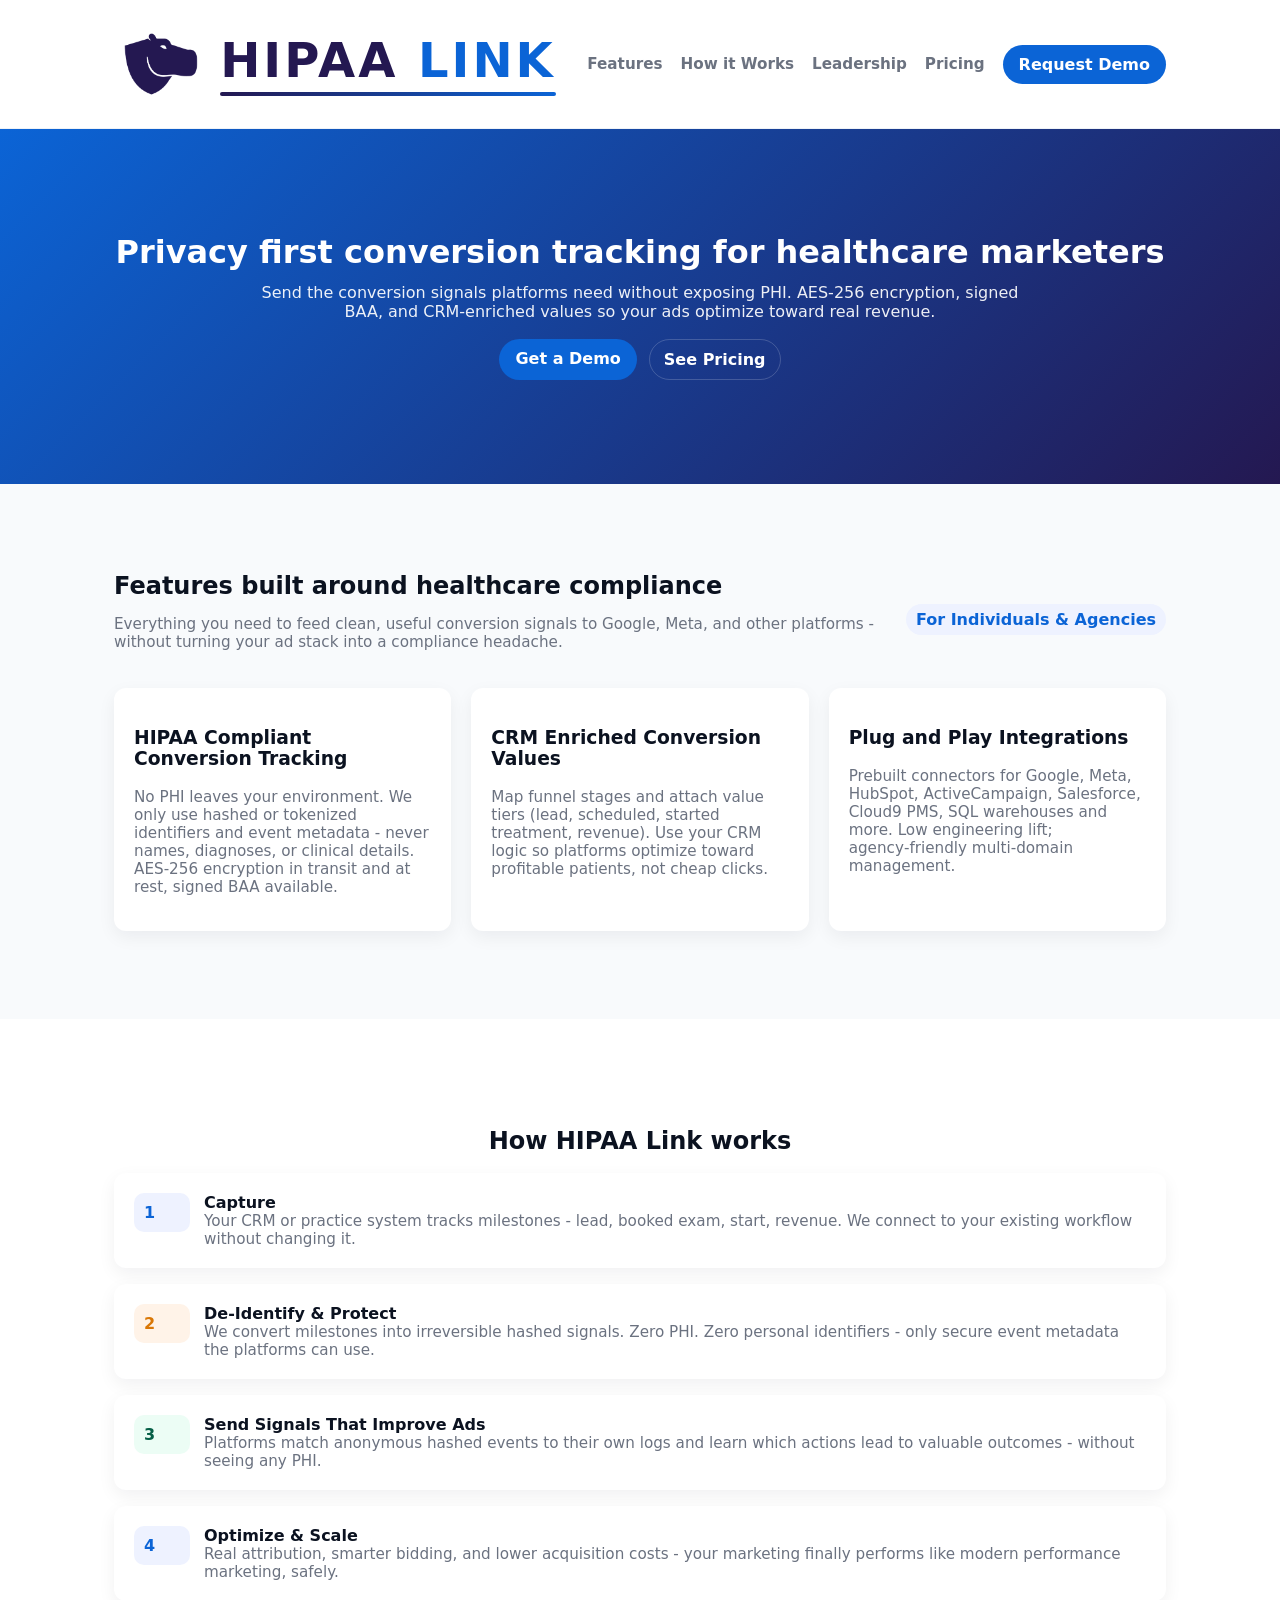
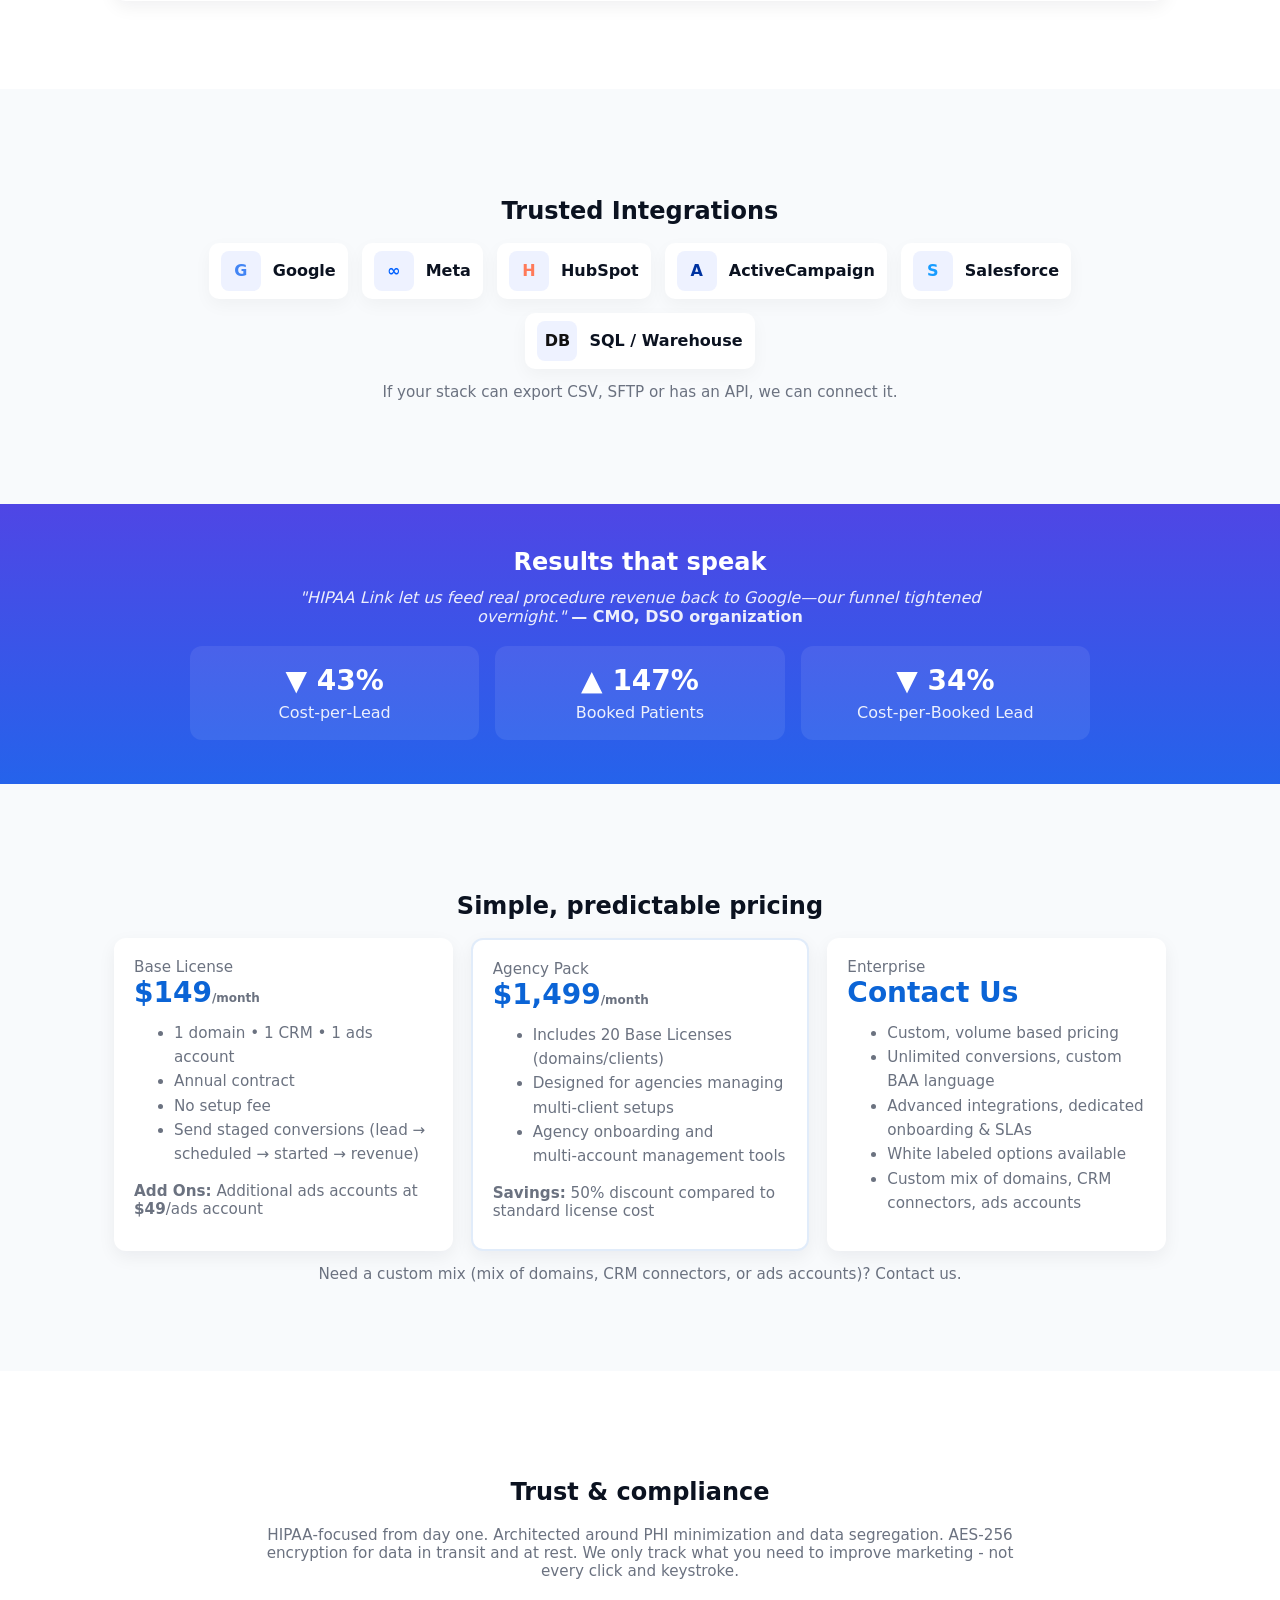
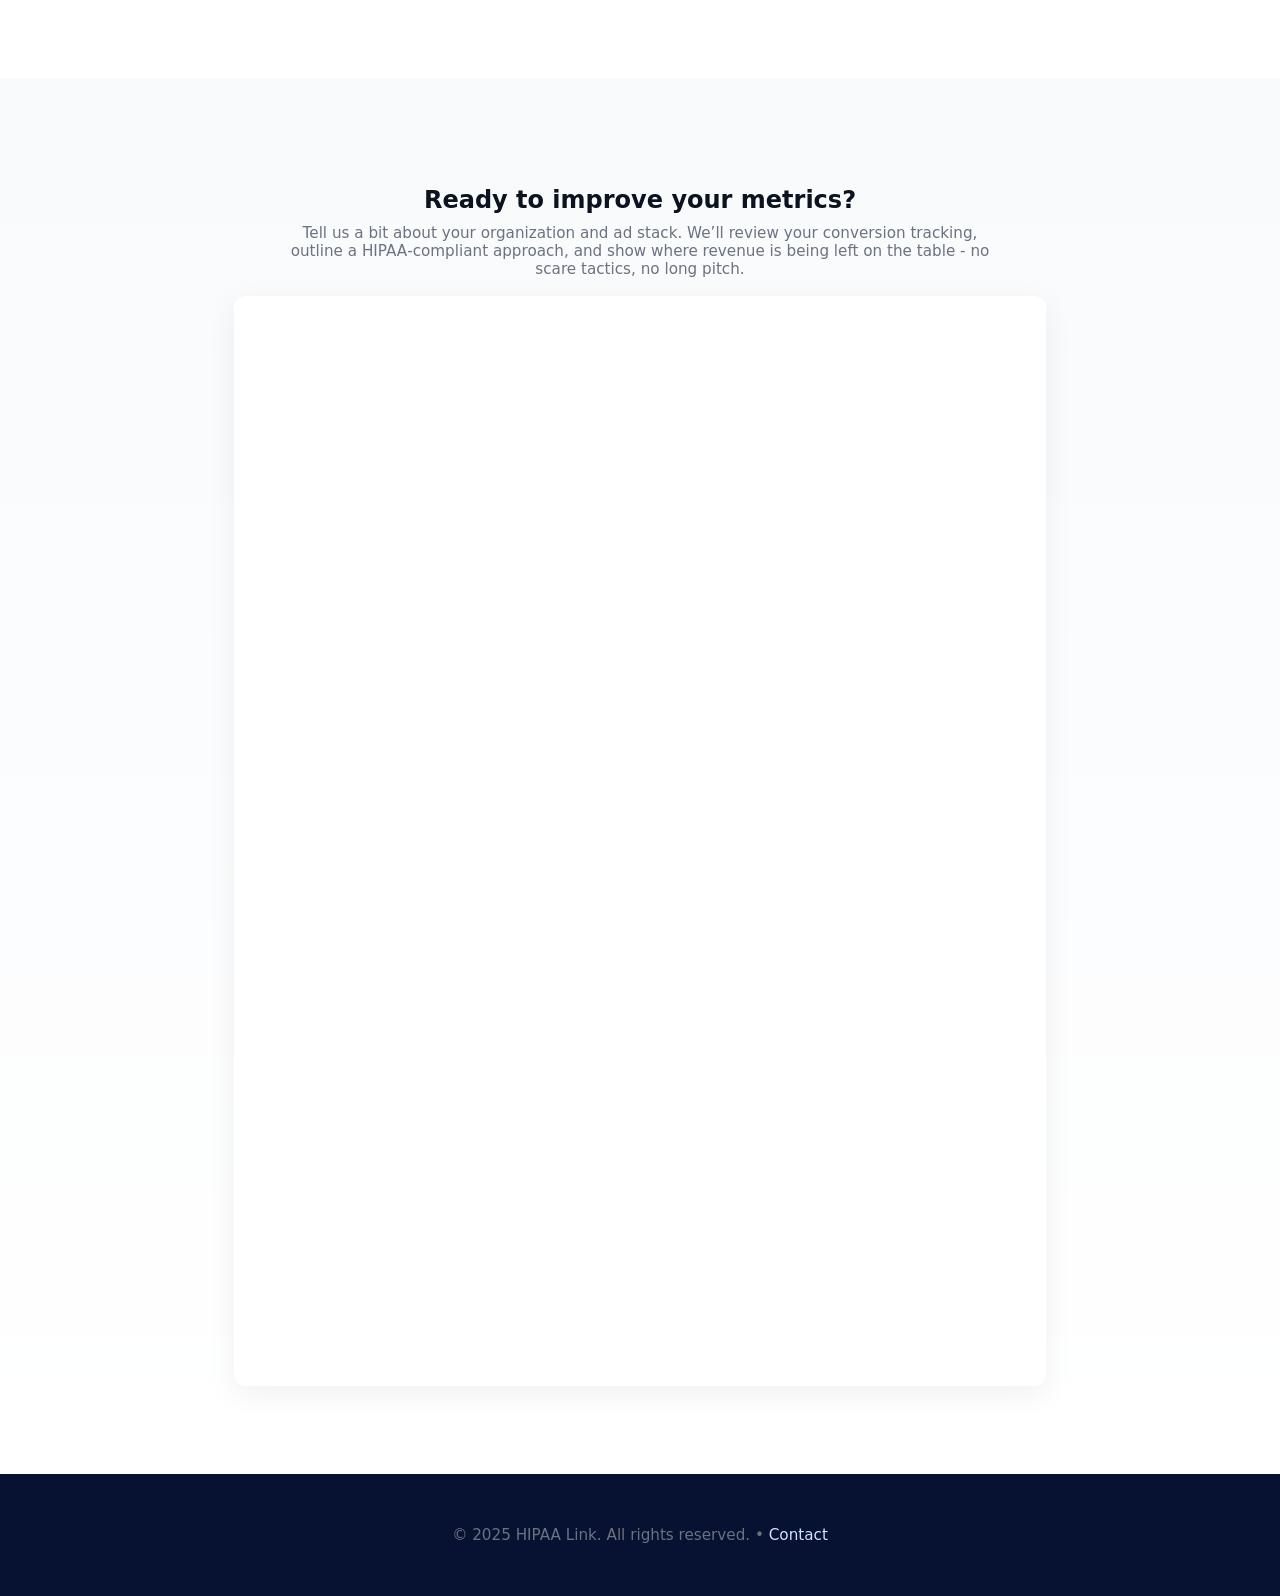
<file: index.html>
<!doctype html>
<html lang="en">
<head>
  <meta charset="utf-8" />
  <meta name="viewport" content="width=device-width,initial-scale=1" />
  <title>HIPAA Link - HIPAA Compliant Conversion Sync</title>
  <meta name="description" content="Send privacy-safe, CRM-enriched conversions to Google, Meta and others. Signed BAA, AES‑256 encryption, and minimal data footprint." />
  <link rel="stylesheet" href="styles.css">
</head>
<body>
  <header>
    <div class="container nav">
      <a class="logo" href="#home"><img src="hipaalink-logo-mark-transparent.png" alt="HIPAA Link" /><span class="logo-words"><span style="color:var(--accent-dark)">HIPAA</span> <span style="color:var(--accent)">LINK</span></span></a>
      <nav class="navlinks">
        <a href="#features" class="small muted">Features</a>
        <a href="#how" class="small muted">How it Works</a>
        <a href="leadership.html" class="small muted">Leadership</a>
        <a href="#pricing" class="small muted">Pricing</a>
        <a href="#contact" class="cta">Request Demo</a>
      </nav>
    </div>
  </header>

  <main>
    <section id="home" class="hero">
      <div class="container">
        <h1>Privacy first conversion tracking for healthcare marketers</h1>
        <p>Send the conversion signals platforms need without exposing PHI. AES‑256 encryption, signed BAA, and CRM‑enriched values so your ads optimize toward real revenue.</p>
        <div style="display:flex;gap:12px;justify-content:center;margin-top:16px;flex-wrap:wrap">
          <a href="#contact" class="cta">Get a Demo</a>
          <a href="#pricing" style="background:transparent;border:1px solid rgba(255,255,255,.18);color:#fff;padding:10px 14px;border-radius:999px;font-weight:700">See Pricing</a>
        </div>
      </div>
    </section>

    <section id="features" class="section">
      <div class="container">
        <div style="display:flex;justify-content:space-between;align-items:center;gap:20px;flex-wrap:wrap">
          <div style="flex:1;min-width:260px">
            <h2 style="margin:0 0 8px">Features built around healthcare compliance</h2>
            <p class="muted small">Everything you need to feed clean, useful conversion signals to Google, Meta, and other platforms - without turning your ad stack into a compliance headache.</p>
          </div>
          <div style="min-width:240px;text-align:right">
            <span class="pill">For Individuals & Agencies</span>
          </div>
        </div>

        <div class="grid cols-3" style="margin-top:22px">
          <div class="card">
            <h3>HIPAA Compliant Conversion Tracking</h3>
            <p class="muted small">No PHI leaves your environment. We only use hashed or tokenized identifiers and event metadata - never names, diagnoses, or clinical details. AES‑256 encryption in transit and at rest, signed BAA available.</p>
          </div>
          <div class="card">
            <h3>CRM Enriched Conversion Values</h3>
            <p class="muted small">Map funnel stages and attach value tiers (lead, scheduled, started treatment, revenue). Use your CRM logic so platforms optimize toward profitable patients, not cheap clicks.</p>
          </div>
          <div class="card">
            <h3>Plug and Play Integrations</h3>
            <p class="muted small">Prebuilt connectors for Google, Meta, HubSpot, ActiveCampaign, Salesforce, Cloud9 PMS, SQL warehouses and more. Low engineering lift; agency‑friendly multi‑domain management.</p>
          </div>
        </div>
      </div>
    </section>

    <section id="how" class="section" style="background-color: #fff;">
      <div class="container">
        <h2 style="text-align:center;margin-bottom:18px">How HIPAA Link works</h2>
        <div style="display:grid;gap:16px">
          <div class="card how-step">
            <div style="min-width:56px"><div style="background:#eef2ff;color:var(--accent);padding:10px;border-radius:10px;font-weight:800">1</div></div>
            <div>
              <strong>Capture</strong>
              <div class="muted small">Your CRM or practice system tracks milestones - lead, booked exam, start, revenue. We connect to your existing workflow without changing it.</div>
            </div>
          </div>

          <div class="card how-step">
            <div style="min-width:56px"><div style="background:#fff3e8;color:#d97706;padding:10px;border-radius:10px;font-weight:800">2</div></div>
            <div>
              <strong>De‑Identify & Protect</strong>
              <div class="muted small">We convert milestones into irreversible hashed signals. Zero PHI. Zero personal identifiers - only secure event metadata the platforms can use.</div>
            </div>
          </div>

          <div class="card how-step">
            <div style="min-width:56px"><div style="background:#ecfdf5;color:#065f46;padding:10px;border-radius:10px;font-weight:800">3</div></div>
            <div>
              <strong>Send Signals That Improve Ads</strong>
              <div class="muted small">Platforms match anonymous hashed events to their own logs and learn which actions lead to valuable outcomes - without seeing any PHI.</div>
            </div>
          </div>

          <div class="card how-step">
            <div style="min-width:56px"><div style="background:#eef2ff;color:var(--accent);padding:10px;border-radius:10px;font-weight:800">4</div></div>
            <div>
              <strong>Optimize & Scale</strong>
              <div class="muted small">Real attribution, smarter bidding, and lower acquisition costs - your marketing finally performs like modern performance marketing, safely.</div>
            </div>
          </div>
        </div>
      </div>
    </section>

    <section id="integrations" class="section">
      <div class="container">
        <h2 style="text-align:center;margin-bottom:18px">Trusted Integrations</h2>
        <div class="logos">
          <div class="logo-badge" aria-hidden="true">
            <div class="logo-mark" style="background:#eef2ff;color:#4285F4">G</div>
            <div class="logo-label">Google</div>
          </div>

          <div class="logo-badge" aria-hidden="true">
            <div class="logo-mark" style="background:#eef2ff;color:#0061ff">∞</div>
            <div class="logo-label">Meta</div>
          </div>

          <div class="logo-badge" aria-hidden="true">
            <div class="logo-mark" style="background:#eef2ff;color:#ff7a59">H</div>
            <div class="logo-label">HubSpot</div>
          </div>

          <div class="logo-badge" aria-hidden="true">
            <div class="logo-mark" style="background:#eef2ff;color:#0033a0">A</div>
            <div class="logo-label">ActiveCampaign</div>
          </div>

          <div class="logo-badge" aria-hidden="true">
            <div class="logo-mark" style="background:#eef2ff;color:#179cff">S</div>
            <div class="logo-label">Salesforce</div>
          </div>

          <div class="logo-badge" aria-hidden="true">
            <div class="logo-mark" style="background:#eef2ff;color:#111">DB</div>
            <div class="logo-label">SQL / Warehouse</div>
          </div>
        </div>
        <p class="muted small" style="text-align:center;margin-top:14px">If your stack can export CSV, SFTP or has an API, we can connect it.</p>
      </div>
    </section>

    <!-- Case Study / Results -->
    <section id="case-study" class="py-20" style="background:linear-gradient(180deg,#4f46e5,#2563eb);color:#fff;text-align:center">
      <div class="container">
        <h2 style="font-size:1.5rem;margin-bottom:12px">Results that speak</h2>
        <p style="opacity:.9;margin:0 auto 18px;max-width:720px;font-style:italic">"HIPAA Link let us feed real procedure revenue back to Google—our funnel tightened overnight." <span style="font-style:normal;font-weight:700">— CMO, DSO organization</span></p>
        <div class="metrics-grid">
          <div class="metric-card">
            <div style="font-size:28px;font-weight:800;margin-bottom:6px">▼ 43%</div>
            <div style="opacity:.9">Cost‑per‑Lead</div>
          </div>
          <div class="metric-card">
            <div style="font-size:28px;font-weight:800;margin-bottom:6px">▲ 147%</div>
            <div style="opacity:.9">Booked Patients</div>
          </div>
          <div class="metric-card">
            <div style="font-size:28px;font-weight:800;margin-bottom:6px">▼ 34%</div>
            <div style="opacity:.9">Cost‑per‑Booked Lead</div>
          </div>
        </div>
      </div>
    </section>

    <section id="pricing" class="section" style="background:#f8fafc">
      <div class="container">
        <h2 style="text-align:center;margin-bottom:18px">Simple, predictable pricing</h2>
        <div class="pricing">
          <div class="price-card">
            <div style="display:flex;justify-content:space-between;align-items:center">
              <div>
                <div class="muted small">Base License</div>
                <div style="font-size:28px;font-weight:800;color:var(--accent)">$149<span style="font-size:12px;font-weight:600;color:var(--muted)">/month</span></div>
              </div>
            </div>
            <ul class="muted small" style="margin-top:12px;line-height:1.6">
              <li>1 domain • 1 CRM • 1 ads account</li>
              <li>Annual contract</li>
              <li>No setup fee</li>
              <li>Send staged conversions (lead → scheduled → started → revenue)</li>
            </ul>
            <div style="margin-top:12px" class="muted small"><strong>Add Ons:</strong> Additional ads accounts at <strong>$49</strong>/ads account</div>
          </div>

          <div class="price-card" style="border:2px solid rgba(11,100,214,.12)">
            <div>
              <div class="muted small">Agency Pack</div>
              <div style="font-size:28px;font-weight:800;color:var(--accent)">$1,499<span style="font-size:12px;font-weight:600;color:var(--muted)">/month</span></div>
            </div>
            <ul class="muted small" style="margin-top:12px;line-height:1.6">
              <li>Includes 20 Base Licenses (domains/clients)</li>
              <li>Designed for agencies managing multi‑client setups</li>
              <li>Agency onboarding and multi‑account management tools</li>
            </ul>
            <div style="margin-top:12px" class="muted small"><strong>Savings:</strong> 50% discount compared to standard license cost</div>
          </div>

          <div class="price-card">
            <div>
              <div class="muted small">Enterprise</div>
              <div style="font-size:28px;font-weight:800;color:var(--accent)">Contact Us</div>
            </div>
            <ul class="muted small" style="margin-top:12px;line-height:1.6">
              <li>Custom, volume based pricing</li>
              <li>Unlimited conversions, custom BAA language</li>
              <li>Advanced integrations, dedicated onboarding & SLAs</li>
              <li>White labeled options available</li>
              <li>Custom mix of domains, CRM connectors, ads accounts</li>
            </ul>
          </div>
        </div>
        <div class="muted small" style="text-align:center;margin-top:14px">Need a custom mix (mix of domains, CRM connectors, or ads accounts)? <a href="#contact">Contact us</a>.</div>
      </div>
    </section>

    <section id="trust" class="section" style="background:#fff">
      <div class="container" style="text-align:center">
        <h2>Trust & compliance</h2>
        <p class="muted small" style="max-width:760px;margin:10px auto">HIPAA‑focused from day one. Architected around PHI minimization and data segregation. AES‑256 encryption for data in transit and at rest. We only track what you need to improve marketing - not every click and keystroke.</p>
      </div>
    </section>

    <section id="contact" class="section" style="background:linear-gradient(180deg,#eef2ff00,#fff)">
      <div class="container" style="max-width:860px">
        <h2 style="text-align:center;margin-bottom:10px">Ready to improve your metrics?</h2>
        <p class="muted small" style="text-align:center;max-width:720px;margin:0 auto 18px">Tell us a bit about your organization and ad stack. We’ll review your conversion tracking, outline a HIPAA‑compliant approach, and show where revenue is being left on the table - no scare tactics, no long pitch.</p>

        <div style="background:#fff;padding:18px;border-radius:12px;box-shadow:0 8px 30px rgba(2,6,23,.06)">
          <iframe src="https://baserow.io/form/Sw-l1vYiDGFYOfXl6-EBu36IhM3flHlvIJYHjc2CJxQ" frameborder="0" width="100%" height="1050px"></iframe>
        </div>
      </div>
    </section>
  </main>

  <footer>
    <div class="container small muted">© 2025 HIPAA Link. All rights reserved. • <a href="#contact" style="color:#cfe2ff">Contact</a></div>
  </footer>
  <!-- Mobile-only sticky footer CTA -->
  <div class="sticky-footer" aria-hidden="false">
    <a href="#contact" class="cta" style="padding:12px 20px;border-radius:999px;box-shadow:0 10px 30px rgba(11,100,214,.14)">Get a Demo</a>
  </div>
</body>
</html>
</file>
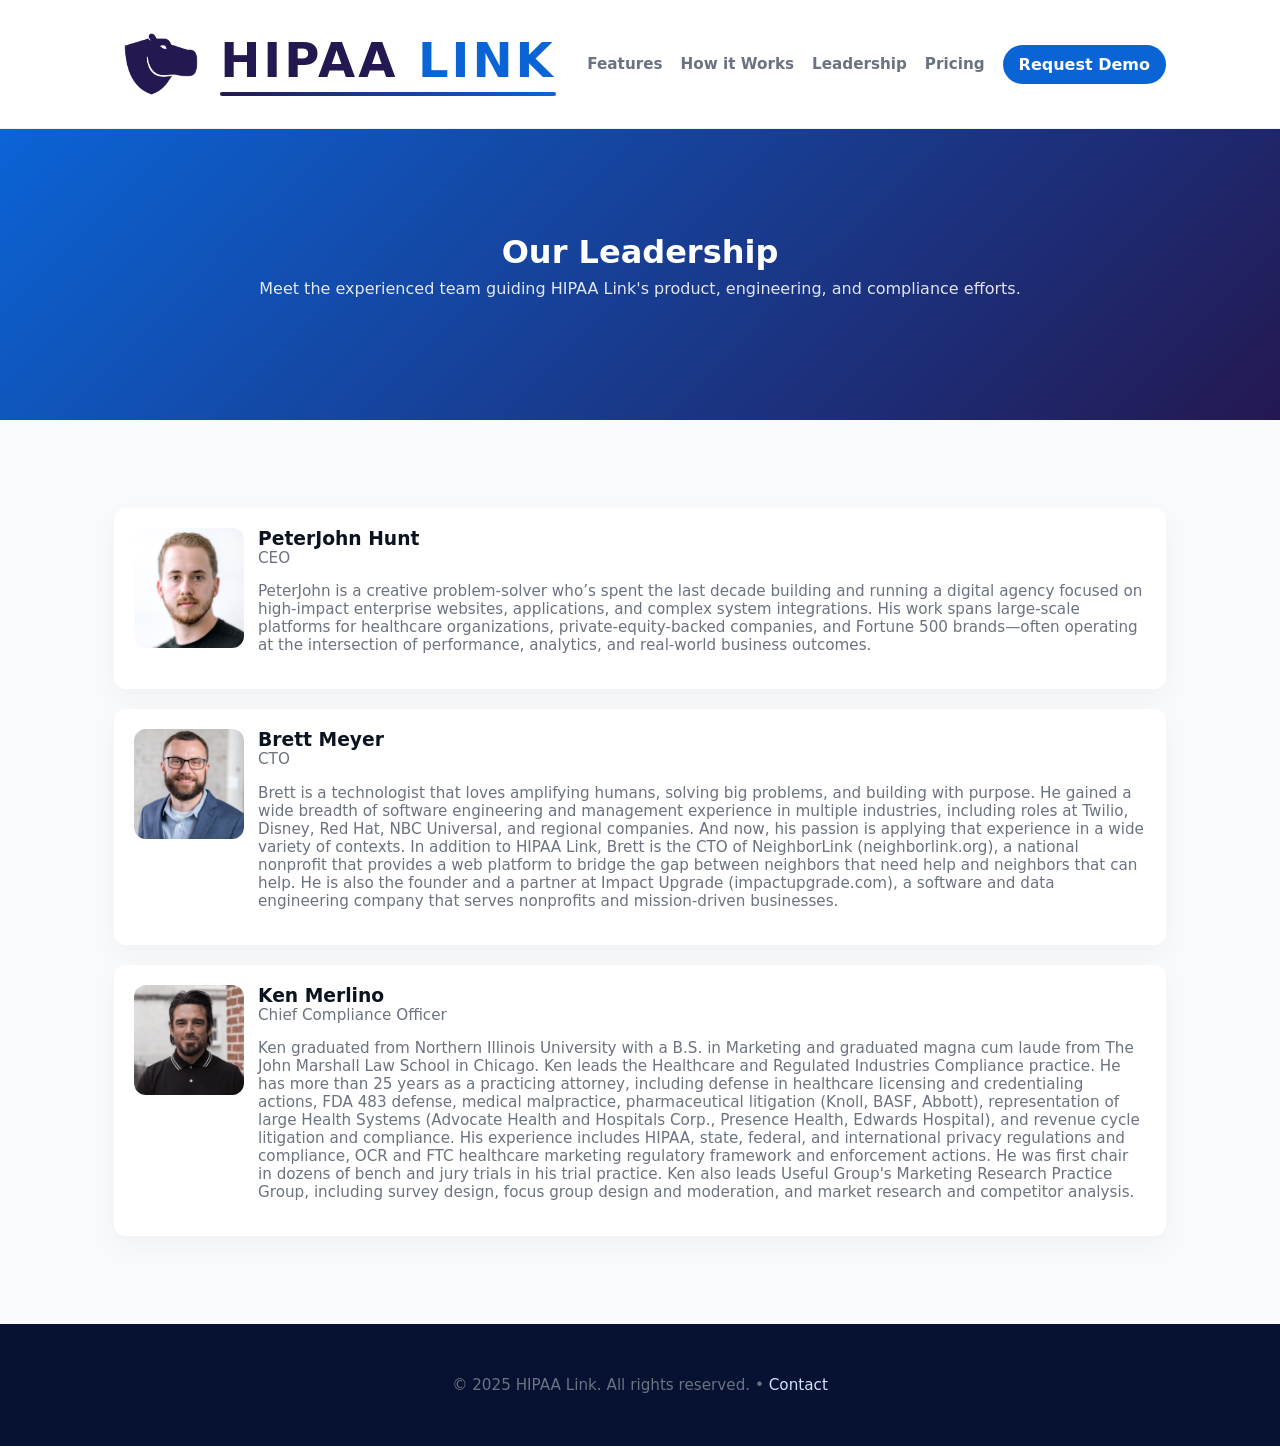
<file: leadership.html>
<!doctype html>
<html lang="en">
<head>
  <meta charset="utf-8" />
  <meta name="viewport" content="width=device-width,initial-scale=1" />
  <title>Our Leadership — HIPAA Link</title>
  <meta name="description" content="Meet the leadership team at HIPAA Link." />
  <link rel="stylesheet" href="styles.css">
</head>
<body>
  <header>
    <div class="container nav">
      <a class="logo" href="index.html"><img src="hipaalink-logo-mark-transparent.png" alt="HIPAA Link" /><span class="logo-words"><span style="color:var(--accent-dark)">HIPAA</span> <span style="color:var(--accent)">LINK</span></span></a>
      <nav class="navlinks">
        <a href="index.html#features" class="small muted">Features</a>
        <a href="index.html#how" class="small muted">How it Works</a>
        <a href="leadership.html" class="small muted">Leadership</a>
        <a href="index.html#pricing" class="small muted">Pricing</a>
        <a href="index.html#contact" class="cta">Request Demo</a>
      </nav>
    </div>
  </header>

  <main>
    <section class="hero">
      <div class="container">
        <h1 style="margin:0">Our Leadership</h1>
        <p style="margin-top:8px;max-width:800px;margin-left:auto;margin-right:auto;opacity:.95">Meet the experienced team guiding HIPAA Link's product, engineering, and compliance efforts.</p>
      </div>
    </section>

    <section class="section">
      <div class="container">
        <div class="leadership">
          <div class="lead-card">
            <img class="lead-img" src="images/peterjohn-hunt.jpg" alt="PeterJohn Hunt" />
            <div>
              <h3 style="margin:0">PeterJohn Hunt</h3>
              <div class="muted small" style="margin-bottom:8px">CEO</div>
              <p class="muted small">PeterJohn is a creative problem-solver who’s spent the last decade building and running a digital agency focused on high-impact enterprise websites, applications, and complex system integrations. His work spans large-scale platforms for healthcare organizations, private-equity-backed companies, and Fortune 500 brands—often operating at the intersection of performance, analytics, and real-world business outcomes.</p>
            </div>
          </div>

          <div class="lead-card">
            <img class="lead-img" src="images/brett-meyer.jpg" alt="Brett Meyer" />
            <div>
              <h3 style="margin:0">Brett Meyer</h3>
              <div class="muted small" style="margin-bottom:8px">CTO</div>
              <p class="muted small">Brett is a technologist that loves amplifying humans, solving big problems, and building with purpose.

He gained a wide breadth of software engineering and management experience in multiple industries, including roles at Twilio, Disney, Red Hat, NBC Universal, and regional companies. And now, his passion is applying that experience in a wide variety of contexts.

In addition to HIPAA Link, Brett is the CTO of NeighborLink (neighborlink.org), a national nonprofit that provides a web platform to bridge the gap between neighbors that need help and neighbors that can help. He is also the founder and a partner at Impact Upgrade (impactupgrade.com), a software and data engineering company that serves nonprofits and mission-driven businesses.</p>
            </div>
          </div>

          <div class="lead-card">
            <img class="lead-img" src="images/ken-merlino.jpg" alt="Ken Merlino" />
            <div>
              <h3 style="margin:0">Ken Merlino</h3>
              <div class="muted small" style="margin-bottom:8px">Chief Compliance Officer</div>
              <p class="muted small">Ken graduated from Northern Illinois University with a B.S. in Marketing and graduated magna cum laude from The John Marshall Law School in Chicago. Ken leads the Healthcare and Regulated Industries Compliance practice. He has more than 25 years as a practicing attorney, including defense in healthcare licensing and credentialing actions, FDA 483 defense, medical malpractice, pharmaceutical litigation (Knoll, BASF, Abbott), representation of large Health Systems (Advocate Health and Hospitals Corp., Presence Health, Edwards Hospital), and revenue cycle litigation and compliance. His experience includes HIPAA, state, federal, and international privacy regulations and compliance, OCR and FTC healthcare marketing regulatory framework and enforcement actions. He was first chair in dozens of bench and jury trials in his trial practice. Ken also leads Useful Group's Marketing Research Practice Group, including survey design, focus group design and moderation, and market research and competitor analysis.</p>
            </div>
          </div>

        </div>
      </div>
    </section>
  </main>

  <footer>
    <div class="container small muted">© 2025 HIPAA Link. All rights reserved. • <a href="index.html#contact" style="color:#cfe2ff">Contact</a></div>
  </footer>
</body>
</html>
</file>
<file: styles.css>
:root{ --bg:#0f1724; --card:#ffffff; --muted:#6b7280; --accent:#0b64d6; --accent-dark:#241851; }
*{box-sizing:border-box}
body{font-family:Inter,system-ui,-apple-system,Segoe UI,Roboto,'Helvetica Neue',Arial;padding:0;margin:0;color:#0b1220;background:#f8fafc}
a{color:inherit;text-decoration:none}
.container{max-width:1100px;margin:0 auto;padding:24px}
header{background:#fff;position:sticky;top:0;z-index:40;border-bottom:1px solid #eef2f7}
.nav{display:flex;align-items:center;justify-content:space-between}
.logo{display:flex;align-items:center;gap:12px}
.logo-words{white-space: nowrap;font-weight:700;font-size:3rem;color:var(--accent);letter-spacing: 3px}
.logo-words:after {content: ""; display: block; width: 100%; height: 4px; background: linear-gradient(90deg, var(--accent-dark), var(--accent)); margin-top: 4px; border-radius: 2px}
.logo img{height:80px}
.navlinks{display:flex;gap:18px;align-items:center;color:var(--muted);font-weight:600}
.cta{background:var(--accent);color:#fff;padding:10px 16px;border-radius:999px;font-weight:700}
.hero{background:linear-gradient(135deg,var(--accent),var(--accent-dark));color:#fff;padding:80px 0;text-align:center}
.hero h1{font-size:2rem;margin:0 0 12px}
.hero p{margin:0 auto 18px;max-width:780px;color:rgba(255,255,255,.92)}
.section{padding:64px 0}
.grid{display:grid;gap:20px}
.cols-3{grid-template-columns:repeat(3,1fr)}
.metrics-grid{display:grid;grid-template-columns:repeat(3,1fr);gap:16px;max-width:900px;margin:20px auto}
.metric-card{background:rgba(255,255,255,0.08);padding:18px;border-radius:12px}
.sticky-footer{display:none;position:fixed;right:16px;left:auto;bottom:18px;z-index:70;justify-content:center;padding:0;background:transparent;backdrop-filter:blur(6px)}
.card{background:#fff;border-radius:12px;padding:20px;box-shadow:0 6px 18px rgba(12,20,30,.06)}
.muted{color:var(--muted)}
.small{font-size:0.95rem}
.logos{display:flex;flex-wrap:wrap;gap:14px;align-items:center;justify-content:center}
.logos img{height:34px;opacity:.9}
.logo-badge{display:inline-flex;align-items:center;gap:12px;padding:8px 12px;border-radius:10px;background:#fff;box-shadow:0 6px 18px rgba(12,20,30,.04)}
.logo-mark{width:40px;height:40px;display:inline-flex;align-items:center;justify-content:center;border-radius:8px;background:#f1f5f9;font-weight:800;color:#111}
.logo-label{font-weight:700;color:#0b1220}
.how-step{display:flex;gap:14px;align-items:flex-start}
.pill{background:#eef2ff;color:var(--accent);padding:6px 10px;border-radius:999px;font-weight:700}
.pricing{display:grid;gap:18px;grid-template-columns:repeat(3,1fr)}
.price-card{border-radius:12px;padding:20px;background:#fff;box-shadow:0 6px 18px rgba(12,20,30,.06);text-align:left}
footer{background:#071131;color:#fff;padding:28px 0;text-align:center}

/* Leadership specific */
.leadership{display:grid;gap:20px;grid-template-columns:1fr}
.lead-card{background:#fff;border-radius:12px;padding:20px;box-shadow:0 10px 30px rgba(2,6,23,.04);display:flex;gap:14px;align-items:flex-start}
.lead-img{width:110px;height:auto;border-radius:12px;flex-shrink:0}

@media (min-width:900px){
  .cols-3{grid-template-columns:repeat(3,1fr)}
  .pricing{grid-template-columns:repeat(3,1fr)}
  .container{padding: 24px}
  .navlinks{display:flex}
  .navlinks a:not(.cta){display:inline-flex}
  .logo img{height:80px}
  .logo-words{white-space: nowrap;font-size:3rem;letter-spacing: 3px}
  .hero{padding:80px 0}
  .section{padding:64px 0}
  .metrics-grid{grid-template-columns:repeat(3,1fr)}
  .sticky-footer{display:none}
}

@media (max-width:900px){
  .cols-3{grid-template-columns:1fr}
  .pricing{grid-template-columns:1fr}
  .container{padding: 12px}
  .navlinks{display:flex}
  .navlinks a:not(.cta){display:none}
  .logo img{height:34px}
  .logo-words{white-space: nowrap;font-size:1.5rem;letter-spacing: 1px}
  .hero{padding:56px 12px}
  .hero .cta{display:inline-block}
  header{position:static}
  .section{padding:36px 0}
  .metrics-grid{grid-template-columns:1fr}
  .sticky-footer{display:flex}
  .sticky-footer .cta{padding:12px 18px;border-radius:999px;box-shadow:0 10px 30px rgba(11,100,214,.14);display:inline-block}
  .leadership{grid-template-columns:1fr}
}
</file>
